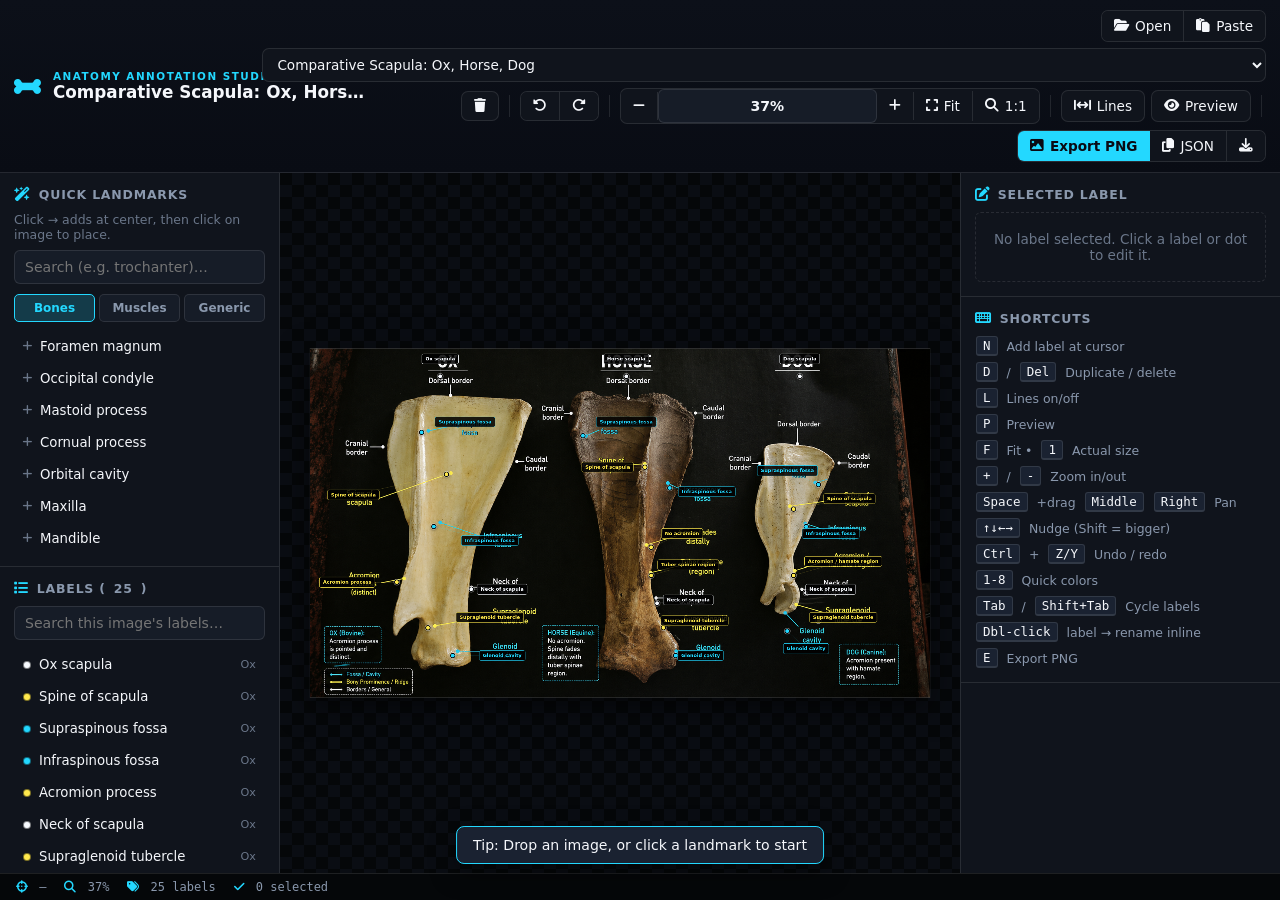
<file: annotation-editor.html>
<!DOCTYPE html>
<html lang="en">

<head>
  <meta charset="UTF-8">
  <meta name="viewport" content="width=device-width, initial-scale=1.0">
  <title>Anatomy Annotation Studio Pro</title>
  <link rel="stylesheet"
    href="https://cdnjs.cloudflare.com/ajax/libs/font-awesome/6.4.0/css/all.min.css">
  <link rel="stylesheet" href="annotation-editor.css">
</head>

<body>

  <!-- ============== TOP BAR ============== -->
  <header class="topbar">
    <div class="brand">
      <i class="fas fa-bone"></i>
      <div>
        <p class="eyebrow">ANATOMY ANNOTATION STUDIO</p>
        <h1 id="image-title">Untitled image</h1>
      </div>
    </div>

    <div class="topbar-actions">
      <!-- Image source -->
      <div class="btn-group" title="Image source">
        <input id="file-input" type="file" accept="image/*" hidden>
        <button class="tb-btn" onclick="document.getElementById('file-input').click()" title="Open / upload image (O)">
          <i class="fas fa-folder-open"></i> Open
        </button>
        <button class="tb-btn" id="paste-btn" title="Paste image from clipboard (Ctrl+V)">
          <i class="fas fa-paste"></i> Paste
        </button>
      </div>

      <!-- Image switcher -->
      <select class="tb-select" id="image-switcher" title="Switch between annotated images">
        <option value="">— No images yet —</option>
      </select>
      <button class="tb-btn danger-on-hover" id="delete-image-btn" title="Delete this image set">
        <i class="fas fa-trash"></i>
      </button>

      <span class="tb-divider"></span>

      <!-- History -->
      <div class="btn-group">
        <button class="tb-btn" id="undo-btn" title="Undo (Ctrl+Z)"><i class="fas fa-rotate-left"></i></button>
        <button class="tb-btn" id="redo-btn" title="Redo (Ctrl+Y)"><i class="fas fa-rotate-right"></i></button>
      </div>

      <span class="tb-divider"></span>

      <!-- Zoom -->
      <div class="btn-group zoom-group">
        <button class="tb-btn" id="zoom-out-btn" title="Zoom out (-)"><i class="fas fa-minus"></i></button>
        <input type="text" class="zoom-input" id="zoom-display" value="100%" title="Click to type exact zoom %" />
        <button class="tb-btn" id="zoom-in-btn" title="Zoom in (+)"><i class="fas fa-plus"></i></button>
        <button class="tb-btn" id="fit-btn" title="Fit to screen (F)"><i class="fas fa-expand"></i> Fit</button>
        <button class="tb-btn" id="actual-btn" title="100% (1)"><i class="fas fa-magnifying-glass"></i> 1:1</button>
      </div>

      <span class="tb-divider"></span>

      <!-- View -->
      <button class="tb-btn" id="lines-toggle" title="Toggle leader lines (L)">
        <i class="fas fa-arrows-left-right-to-line"></i> Lines
      </button>
      <button class="tb-btn" id="preview-toggle" title="Preview / clean view (P)">
        <i class="fas fa-eye"></i> Preview
      </button>

      <span class="tb-divider"></span>

      <!-- Export -->
      <div class="btn-group">
        <button class="tb-btn primary" id="export-png-btn" title="Export annotated image as PNG (E)">
          <i class="fas fa-image"></i> Export PNG
        </button>
        <button class="tb-btn" id="copy-json-btn" title="Copy JSON">
          <i class="fas fa-copy"></i> JSON
        </button>
        <button class="tb-btn" id="download-json-btn" title="Download JS data file">
          <i class="fas fa-download"></i>
        </button>
      </div>
    </div>
  </header>

  <!-- ============== MAIN LAYOUT ============== -->
  <main class="layout">

    <!-- LEFT: Quick landmark library -->
    <aside class="left-panel">
      <div class="panel-section">
        <h3><i class="fas fa-magic-wand-sparkles"></i> Quick Landmarks</h3>
        <p class="hint">Click → adds at center, then click on image to place.</p>
        <input type="search" class="search-box" id="landmark-search" placeholder="Search (e.g. trochanter)…">
        <div class="landmark-tabs">
          <button class="tab-btn active" data-tab="bones">Bones</button>
          <button class="tab-btn" data-tab="muscles">Muscles</button>
          <button class="tab-btn" data-tab="generic">Generic</button>
        </div>
        <div class="landmark-list" id="landmark-list"><!-- filled by JS --></div>
      </div>

      <div class="panel-section">
        <h3><i class="fas fa-list"></i> Labels (<span id="label-count">0</span>)</h3>
        <input type="search" class="search-box" id="label-search" placeholder="Search this image's labels…">
        <div class="label-list" id="label-list"></div>
      </div>
    </aside>

    <!-- CENTER: Stage -->
    <section class="stage-wrap" id="stage-wrap">
      <div class="empty-state" id="empty-state">
        <i class="fas fa-image"></i>
        <h2>No image yet</h2>
        <p>Click <b>Open</b> above, drag &amp; drop a file here, or paste with <kbd>Ctrl</kbd>+<kbd>V</kbd>.</p>
      </div>
      <div class="stage-pannable" id="stage-pannable">
        <div class="annotation-stage" id="annotation-stage" aria-label="Editable annotated image">
          <!-- image, svg leaders, dots, labels rendered here -->
        </div>
      </div>
    </section>

    <!-- RIGHT: Selected label inspector -->
    <aside class="right-panel">
      <div class="panel-section">
        <h3><i class="fas fa-pen-to-square"></i> Selected Label</h3>
        <div class="empty-hint" id="no-selection">No label selected. Click a label or dot to edit it.</div>
        <div class="inspector" id="inspector" hidden>

          <label class="field">
            <span>Text</span>
            <input id="i-text" type="text" placeholder="e.g. Greater Trochanter">
          </label>

          <label class="field">
            <span>Species / Group</span>
            <input id="i-species" type="text" placeholder="Ox, Horse…">
          </label>

          <label class="field">
            <span>Note (optional)</span>
            <textarea id="i-note" rows="3" placeholder="Anatomy note shown on hover…"></textarea>
          </label>

          <div class="color-row">
            <span class="color-row-label">Color</span>
            <div class="color-swatches" id="color-swatches"><!-- filled by JS --></div>
          </div>

          <!-- ===== NEW: Appearance Controls ===== -->
          <div class="appearance-section">
            <span class="section-label">Appearance</span>

            <div class="slider-row">
              <label for="i-font-size"><i class="fas fa-text-height"></i> Font Size</label>
              <input id="i-font-size" type="range" min="8" max="28" step="1" value="13">
              <span class="slider-value" id="font-size-val">13px</span>
            </div>

            <div class="slider-row">
              <label for="i-line-width"><i class="fas fa-grip-lines"></i> Line Width</label>
              <input id="i-line-width" type="range" min="0.5" max="5" step="0.25" value="1.5">
              <span class="slider-value" id="line-width-val">1.5</span>
            </div>

            <div class="slider-row">
              <label for="i-dot-size"><i class="fas fa-circle"></i> Dot Size</label>
              <input id="i-dot-size" type="range" min="6" max="28" step="1" value="14">
              <span class="slider-value" id="dot-size-val">14px</span>
            </div>
          </div>
          <!-- ===== END Appearance Controls ===== -->

          <div class="grid-fields">
            <label class="field"><span>Dot X</span><input id="i-tx" type="number" step="0.1" min="0" max="100"></label>
            <label class="field"><span>Dot Y</span><input id="i-ty" type="number" step="0.1" min="0" max="100"></label>
            <label class="field"><span>Label X</span><input id="i-lx" type="number" step="0.1" min="0" max="100"></label>
            <label class="field"><span>Label Y</span><input id="i-ly" type="number" step="0.1" min="0" max="100"></label>
            <label class="field"><span>Bend X</span><input id="i-cx" type="number" step="0.1" min="0" max="100"></label>
            <label class="field"><span>Bend Y</span><input id="i-cy" type="number" step="0.1" min="0" max="100"></label>
          </div>

          <div class="row-actions">
            <button class="tb-btn" id="auto-route-btn" title="Auto-position label on the empty side"><i class="fas fa-route"></i> Auto-route</button>
            <button class="tb-btn" id="duplicate-btn" title="Duplicate (Ctrl+D)"><i class="fas fa-clone"></i> Duplicate</button>
            <button class="tb-btn danger-on-hover" id="delete-btn" title="Delete (Del)"><i class="fas fa-trash"></i> Delete</button>
          </div>
        </div>
      </div>

      <div class="panel-section">
        <h3><i class="fas fa-keyboard"></i> Shortcuts</h3>
        <ul class="shortcuts-list">
          <li><kbd>N</kbd> Add label at cursor</li>
          <li><kbd>D</kbd> / <kbd>Del</kbd> Duplicate / delete</li>
          <li><kbd>L</kbd> Lines on/off</li>
          <li><kbd>P</kbd> Preview</li>
          <li><kbd>F</kbd> Fit • <kbd>1</kbd> Actual size</li>
          <li><kbd>+</kbd> / <kbd>-</kbd> Zoom in/out</li>
          <li><kbd>Space</kbd>+drag  <kbd>Middle</kbd>  <kbd>Right</kbd> Pan</li>
          <li><kbd>↑↓←→</kbd> Nudge (Shift = bigger)</li>
          <li><kbd>Ctrl</kbd>+<kbd>Z/Y</kbd> Undo / redo</li>
          <li><kbd>1-8</kbd> Quick colors</li>
          <li><kbd>Tab</kbd> / <kbd>Shift+Tab</kbd> Cycle labels</li>
          <li><kbd>Dbl-click</kbd> label → rename inline</li>
          <li><kbd>E</kbd> Export PNG</li>
        </ul>
      </div>
    </aside>
  </main>

  <!-- ============== STATUS BAR ============== -->
  <footer class="statusbar">
    <span id="status-coords"><i class="fas fa-crosshairs"></i> —</span>
    <span id="status-zoom"><i class="fas fa-magnifying-glass"></i> 100%</span>
    <span id="status-count"><i class="fas fa-tags"></i> 0 labels</span>
    <span id="status-selection"><i class="fas fa-check"></i> 0 selected</span>
    <span id="status-message" class="status-message"></span>
  </footer>

  <!-- Toast -->
  <div id="toast" class="toast" hidden></div>

  <script src="data-image-annotations.JS"></script>
  <script src="annotation-editor.js"></script>
</body>

</html>
</file>
<file: annotation-editor.css>
:root {
  --bg: #07090d;
  --panel: #10141c;
  --panel-2: #161c27;
  --panel-3: #1a2231;
  --border: rgba(255, 255, 255, 0.10);
  --border-strong: rgba(255, 255, 255, 0.22);
  --text: #f5f7fb;
  --muted: #8a98ad;
  --muted-2: #6a7689;
  --accent: #23d8ff;
  --accent-glow: rgba(35, 216, 255, 0.20);
  --gold: #ffd75f;
  --danger: #ff5d6c;

  /* label colors */
  --c-cyan:    #23d8ff;
  --c-yellow:  #ffe94d;
  --c-white:   #f8fbff;
  --c-green:   #4ade80;
  --c-pink:    #ff7eb6;
  --c-orange:  #ff9f43;
  --c-purple:  #b18cff;
  --c-red:     #ff5d6c;
}

* { box-sizing: border-box; }

html, body { height: 100%; }
body {
  margin: 0;
  background: var(--bg);
  color: var(--text);
  font-family: -apple-system, BlinkMacSystemFont, "Segoe UI", Roboto, system-ui, sans-serif;
  overflow: hidden;
  font-size: 14px;
  user-select: none;
  display: flex;
  flex-direction: column;
}

/* Allow text selection inside inputs */
input, textarea { user-select: text; }

button { font-family: inherit; }

kbd {
  display: inline-block;
  padding: 1px 6px;
  background: var(--panel-3);
  border: 1px solid var(--border);
  border-bottom-width: 2px;
  border-radius: 3px;
  font-family: ui-monospace, monospace;
  font-size: 0.78rem;
  color: var(--text);
  margin: 0 1px;
}

/* ============== TOP BAR ============== */
.topbar {
  display: flex;
  align-items: center;
  justify-content: space-between;
  gap: 14px;
  padding: 10px 14px;
  background: linear-gradient(180deg, #0c1019 0%, #090c14 100%);
  border-bottom: 1px solid var(--border);
  flex-shrink: 0;
}

.brand {
  display: flex;
  align-items: center;
  gap: 12px;
  min-width: 0;
}
.brand > i {
  font-size: 1.5rem;
  color: var(--accent);
}
.eyebrow {
  margin: 0;
  color: var(--accent);
  font-size: 0.65rem;
  letter-spacing: 1.5px;
  font-weight: 700;
}
h1 {
  margin: 0;
  font-size: 1.05rem;
  font-weight: 600;
  white-space: nowrap;
  overflow: hidden;
  text-overflow: ellipsis;
  max-width: 320px;
}

.topbar-actions {
  display: flex;
  align-items: center;
  gap: 6px;
  flex-wrap: wrap;
  justify-content: flex-end;
}

.btn-group {
  display: inline-flex;
  border: 1px solid var(--border);
  border-radius: 7px;
  overflow: hidden;
  background: var(--panel);
}
.btn-group .tb-btn { border-radius: 0; border: none; border-right: 1px solid var(--border); }
.btn-group .tb-btn:last-child { border-right: none; }

.tb-btn {
  background: var(--panel);
  color: var(--text);
  border: 1px solid var(--border);
  border-radius: 7px;
  padding: 7px 12px;
  font-size: 0.85rem;
  font-weight: 500;
  cursor: pointer;
  display: inline-flex;
  align-items: center;
  gap: 6px;
  transition: all 0.12s;
  white-space: nowrap;
}
.tb-btn:hover { background: var(--panel-2); border-color: var(--border-strong); }
.tb-btn.active { background: var(--accent-glow); color: var(--accent); border-color: var(--accent); }
.tb-btn.primary { background: var(--accent); color: #0a0a14; font-weight: 700; border-color: var(--accent); }
.tb-btn.primary:hover { background: #5be3ff; }
.tb-btn.danger-on-hover:hover { background: var(--danger); color: #fff; border-color: var(--danger); }

.tb-select {
  background: var(--panel);
  color: var(--text);
  border: 1px solid var(--border);
  border-radius: 7px;
  padding: 7px 10px;
  font-size: 0.85rem;
  cursor: pointer;
  min-width: 180px;
}

.tb-divider {
  width: 1px;
  height: 22px;
  background: var(--border);
  margin: 0 4px;
}

.zoom-group { align-items: center; }

/* Editable zoom input */
.zoom-input {
  width: 64px;
  padding: 4px 8px;
  font-family: ui-monospace, monospace;
  font-size: 0.85rem;
  font-weight: 600;
  color: var(--accent);
  background: transparent;
  border: 1px solid transparent;
  border-radius: 4px;
  text-align: center;
  cursor: pointer;
  user-select: none;
  transition: all 0.15s;
}
.zoom-input:hover {
  border-color: var(--border-strong);
  background: var(--panel-2);
}
.zoom-input:focus {
  user-select: text;
  border-color: var(--accent);
  background: var(--panel-2);
  outline: none;
  box-shadow: 0 0 0 2px var(--accent-glow);
  cursor: text;
}

/* ============== LAYOUT ============== */
.layout {
  display: grid;
  grid-template-columns: 280px 1fr 320px;
  flex: 1;
  min-height: 0;
  overflow: hidden;
}

.left-panel,
.right-panel {
  background: var(--panel);
  border-right: 1px solid var(--border);
  overflow-y: auto;
  display: flex;
  flex-direction: column;
}
.right-panel {
  border-right: none;
  border-left: 1px solid var(--border);
}

.panel-section {
  padding: 14px;
  border-bottom: 1px solid var(--border);
}
.panel-section h3 {
  font-size: 0.78rem;
  font-weight: 700;
  text-transform: uppercase;
  letter-spacing: 0.8px;
  color: var(--muted);
  margin: 0 0 10px;
  display: flex;
  align-items: center;
  gap: 8px;
}
.panel-section h3 i { color: var(--accent); font-size: 0.9rem; }
.hint {
  font-size: 0.78rem;
  color: var(--muted-2);
  margin: 0 0 8px;
}

/* ============== STAGE ============== */
.stage-wrap {
  position: relative;
  background: #050709;
  background-image:
    linear-gradient(45deg, #0a0d13 25%, transparent 25%),
    linear-gradient(-45deg, #0a0d13 25%, transparent 25%),
    linear-gradient(45deg, transparent 75%, #0a0d13 75%),
    linear-gradient(-45deg, transparent 75%, #0a0d13 75%);
  background-size: 24px 24px;
  background-position: 0 0, 0 12px, 12px -12px, -12px 0;
  overflow: hidden;
  cursor: default;
}
.stage-wrap.panning { cursor: grabbing; }
.stage-wrap.space-held { cursor: grab; }

.stage-pannable {
  position: absolute;
  top: 50%;
  left: 50%;
  transform-origin: 0 0;
  will-change: transform;
}

.annotation-stage {
  position: relative;
  background: #000;
  display: block;
  box-shadow: 0 0 0 1px var(--border-strong), 0 24px 80px rgba(0,0,0,0.6);
}

.annotation-stage img {
  display: block;
  width: 100%;
  height: 100%;
  user-select: none;
  -webkit-user-drag: none;
  pointer-events: none;
}

.leader-svg {
  position: absolute;
  inset: 0;
  width: 100%;
  height: 100%;
  pointer-events: none;
}

.ann-dot,
.ann-control,
.ann-label {
  position: absolute;
  transform: translate(-50%, -50%);
  touch-action: none;
}
.ann-dot, .ann-control, .ann-label { cursor: move; }

.ann-dot {
  width: 14px;
  height: 14px;
  border-radius: 50%;
  border: 2px solid #000;
  box-shadow: 0 0 0 2px rgba(255,255,255,0.4), 0 2px 6px rgba(0,0,0,0.6);
  z-index: 3;
  padding: 0;
  transition: width 0.15s, height 0.15s;
}
.ann-control {
  width: 12px;
  height: 12px;
  border-radius: 3px;
  border: 2px solid #000;
  box-shadow: 0 0 0 1.5px rgba(255,255,255,0.4);
  z-index: 3;
  padding: 0;
  opacity: 0;
  pointer-events: none;
  transition: opacity 0.15s;
}
.ann-control.visible {
  opacity: 0.65;
  pointer-events: auto;
}
.ann-control.visible:hover { opacity: 1; }

.ann-label {
  z-index: 4;
  max-width: 280px;
  padding: 5px 9px;
  border-radius: 5px;
  background: rgba(0, 0, 0, 0.85);
  border: 1.5px solid currentColor;
  font-size: 13px;
  line-height: 1.25;
  font-weight: 700;
  text-shadow: 0 1px 2px #000;
  white-space: nowrap;
  pointer-events: auto;
  transition: font-size 0.15s;
}

.ann-label.selected,
.ann-dot.selected,
.ann-control.selected {
  outline: 2px solid var(--gold);
  outline-offset: 3px;
  box-shadow: 0 0 0 2px rgba(255,215,95,0.4), 0 2px 8px rgba(255,215,95,0.4);
}

/* color classes for dots/labels */
.ann-cyan   { color: var(--c-cyan);   background-color: var(--c-cyan); }
.ann-yellow { color: var(--c-yellow); background-color: var(--c-yellow); }
.ann-white  { color: var(--c-white);  background-color: var(--c-white); }
.ann-green  { color: var(--c-green);  background-color: var(--c-green); }
.ann-pink   { color: var(--c-pink);   background-color: var(--c-pink); }
.ann-orange { color: var(--c-orange); background-color: var(--c-orange); }
.ann-purple { color: var(--c-purple); background-color: var(--c-purple); }
.ann-red    { color: var(--c-red);    background-color: var(--c-red); }

/* labels keep dark background */
.ann-label.ann-cyan,
.ann-label.ann-yellow,
.ann-label.ann-white,
.ann-label.ann-green,
.ann-label.ann-pink,
.ann-label.ann-orange,
.ann-label.ann-purple,
.ann-label.ann-red { background-color: rgba(0, 0, 0, 0.85); }

.line-hidden .leader-svg,
.line-hidden .ann-control { display: none; }

/* Preview mode hides all editing UI */
.preview-mode .ann-control { display: none; }
.preview-mode .ann-dot.selected,
.preview-mode .ann-label.selected,
.preview-mode .ann-control.selected { outline: none; box-shadow: 0 0 0 2px rgba(255,255,255,0.4); }

/* ============== EMPTY STATE ============== */
.empty-state {
  position: absolute;
  inset: 0;
  display: flex;
  flex-direction: column;
  align-items: center;
  justify-content: center;
  text-align: center;
  color: var(--muted);
  pointer-events: none;
  z-index: 10;
  background: rgba(7, 9, 13, 0.85);
}
.empty-state i { font-size: 4rem; opacity: 0.3; margin-bottom: 16px; }
.empty-state h2 { margin: 0 0 8px; font-weight: 600; }
.empty-state p { margin: 0; max-width: 360px; line-height: 1.5; }
.empty-state.hidden { display: none; }
.empty-state kbd { background: var(--panel-2); }

/* drag-over ring */
.stage-wrap.dragover::after {
  content: 'Drop image to load';
  position: absolute;
  inset: 12px;
  border: 3px dashed var(--accent);
  border-radius: 12px;
  display: flex;
  align-items: center;
  justify-content: center;
  background: rgba(35, 216, 255, 0.10);
  color: var(--accent);
  font-size: 1.5rem;
  font-weight: 700;
  pointer-events: none;
  z-index: 20;
}

/* ============== FORM FIELDS ============== */
.field {
  display: grid;
  gap: 5px;
  margin-bottom: 10px;
}
.field span {
  color: var(--muted);
  font-size: 0.72rem;
  font-weight: 600;
  text-transform: uppercase;
  letter-spacing: 0.5px;
}
input[type="text"],
input[type="number"],
input[type="search"],
select,
textarea {
  width: 100%;
  border: 1px solid var(--border);
  border-radius: 6px;
  background: var(--panel-2);
  color: var(--text);
  padding: 8px 10px;
  font-size: 0.88rem;
  font-family: inherit;
}
input:focus, textarea:focus, select:focus {
  outline: none;
  border-color: var(--accent);
  box-shadow: 0 0 0 2px var(--accent-glow);
}
textarea { resize: vertical; min-height: 60px; }

.search-box { margin-bottom: 10px; }

.grid-fields {
  display: grid;
  grid-template-columns: 1fr 1fr;
  gap: 8px;
  margin-bottom: 10px;
}

/* ============== APPEARANCE SLIDERS ============== */
.appearance-section {
  margin-bottom: 14px;
  padding: 10px 0;
  border-top: 1px solid var(--border);
  border-bottom: 1px solid var(--border);
}
.section-label {
  display: block;
  color: var(--muted);
  font-size: 0.72rem;
  font-weight: 600;
  text-transform: uppercase;
  letter-spacing: 0.5px;
  margin-bottom: 10px;
}
.slider-row {
  display: grid;
  grid-template-columns: 100px 1fr 40px;
  gap: 8px;
  align-items: center;
  margin-bottom: 8px;
}
.slider-row:last-child { margin-bottom: 0; }
.slider-row label {
  font-size: 0.75rem;
  color: var(--muted);
  font-weight: 500;
  display: flex;
  align-items: center;
  gap: 5px;
  white-space: nowrap;
}
.slider-row label i {
  font-size: 0.65rem;
  color: var(--accent);
  width: 12px;
  text-align: center;
}
.slider-value {
  font-size: 0.72rem;
  font-family: ui-monospace, monospace;
  color: var(--accent);
  font-weight: 600;
  text-align: right;
}

/* Custom range slider styling */
input[type="range"] {
  -webkit-appearance: none;
  appearance: none;
  width: 100%;
  height: 4px;
  background: var(--panel-3);
  border-radius: 2px;
  outline: none;
  border: none;
  padding: 0;
  cursor: pointer;
}
input[type="range"]::-webkit-slider-thumb {
  -webkit-appearance: none;
  appearance: none;
  width: 14px;
  height: 14px;
  border-radius: 50%;
  background: var(--accent);
  cursor: pointer;
  border: 2px solid var(--panel);
  box-shadow: 0 0 4px rgba(35, 216, 255, 0.4);
  transition: transform 0.12s, box-shadow 0.12s;
}
input[type="range"]::-webkit-slider-thumb:hover {
  transform: scale(1.2);
  box-shadow: 0 0 8px rgba(35, 216, 255, 0.6);
}
input[type="range"]::-moz-range-thumb {
  width: 14px;
  height: 14px;
  border-radius: 50%;
  background: var(--accent);
  cursor: pointer;
  border: 2px solid var(--panel);
  box-shadow: 0 0 4px rgba(35, 216, 255, 0.4);
}
input[type="range"]:focus {
  box-shadow: none;
}
input[type="range"]::-webkit-slider-runnable-track {
  height: 4px;
  border-radius: 2px;
}
input[type="range"]::-moz-range-track {
  height: 4px;
  background: var(--panel-3);
  border-radius: 2px;
  border: none;
}

/* ============== LANDMARK / LABEL LISTS ============== */
.landmark-tabs {
  display: grid;
  grid-template-columns: repeat(3, 1fr);
  gap: 4px;
  margin-bottom: 10px;
}
.tab-btn {
  background: var(--panel-2);
  border: 1px solid var(--border);
  color: var(--muted);
  padding: 6px 8px;
  font-size: 0.75rem;
  border-radius: 5px;
  cursor: pointer;
  font-weight: 600;
}
.tab-btn:hover { color: var(--text); }
.tab-btn.active {
  background: var(--accent-glow);
  border-color: var(--accent);
  color: var(--accent);
}

.landmark-list,
.label-list {
  display: flex;
  flex-direction: column;
  gap: 3px;
  max-height: 320px;
  overflow-y: auto;
}
.landmark-list { max-height: 220px; }

.landmark-item,
.label-item {
  display: flex;
  align-items: center;
  gap: 8px;
  padding: 6px 8px;
  border: 1px solid transparent;
  border-radius: 5px;
  cursor: pointer;
  font-size: 0.83rem;
  transition: background 0.12s;
}
.landmark-item:hover,
.label-item:hover {
  background: var(--panel-2);
  border-color: var(--border);
}
.label-item.selected {
  background: var(--accent-glow);
  border-color: var(--accent);
}
.label-color-chip {
  width: 8px;
  height: 8px;
  border-radius: 50%;
  flex-shrink: 0;
  border: 1px solid rgba(0,0,0,0.5);
}
.label-item-text {
  flex: 1;
  overflow: hidden;
  text-overflow: ellipsis;
  white-space: nowrap;
}
.label-item-species {
  font-size: 0.7rem;
  color: var(--muted-2);
}

/* ============== INSPECTOR ============== */
.empty-hint {
  color: var(--muted-2);
  font-size: 0.85rem;
  text-align: center;
  padding: 18px 12px;
  border: 1px dashed var(--border);
  border-radius: 6px;
}

.color-row {
  margin-bottom: 12px;
}
.color-row-label {
  display: block;
  color: var(--muted);
  font-size: 0.72rem;
  font-weight: 600;
  text-transform: uppercase;
  letter-spacing: 0.5px;
  margin-bottom: 6px;
}
.color-swatches {
  display: grid;
  grid-template-columns: repeat(8, 1fr);
  gap: 4px;
}
.swatch {
  aspect-ratio: 1;
  border-radius: 4px;
  border: 2px solid transparent;
  cursor: pointer;
  position: relative;
  transition: transform 0.1s;
}
.swatch:hover { transform: scale(1.15); }
.swatch.active {
  border-color: var(--gold);
  box-shadow: 0 0 0 1px rgba(0,0,0,0.6) inset;
}
.swatch.s-cyan   { background: var(--c-cyan); }
.swatch.s-yellow { background: var(--c-yellow); }
.swatch.s-white  { background: var(--c-white); }
.swatch.s-green  { background: var(--c-green); }
.swatch.s-pink   { background: var(--c-pink); }
.swatch.s-orange { background: var(--c-orange); }
.swatch.s-purple { background: var(--c-purple); }
.swatch.s-red    { background: var(--c-red); }

.row-actions {
  display: grid;
  grid-template-columns: repeat(3, 1fr);
  gap: 6px;
  margin-top: 10px;
}
.row-actions .tb-btn {
  justify-content: center;
  font-size: 0.78rem;
  padding: 7px 8px;
}

/* ============== SHORTCUTS LIST ============== */
.shortcuts-list {
  list-style: none;
  padding: 0;
  margin: 0;
  display: flex;
  flex-direction: column;
  gap: 6px;
}
.shortcuts-list li {
  font-size: 0.78rem;
  color: var(--muted);
  display: flex;
  gap: 8px;
  align-items: center;
}

/* ============== STATUS BAR ============== */
.statusbar {
  display: flex;
  align-items: center;
  gap: 18px;
  padding: 6px 16px;
  background: #050709;
  border-top: 1px solid var(--border);
  font-family: ui-monospace, monospace;
  font-size: 0.75rem;
  color: var(--muted);
  flex-shrink: 0;
}
.statusbar i { margin-right: 4px; color: var(--accent); }
.status-message {
  margin-left: auto;
  color: var(--gold);
  font-style: italic;
}

/* ============== TOAST ============== */
.toast {
  position: fixed;
  bottom: 36px;
  left: 50%;
  transform: translateX(-50%) translateY(20px);
  background: var(--panel-3);
  color: var(--text);
  border: 1px solid var(--accent);
  padding: 10px 16px;
  border-radius: 8px;
  font-size: 0.88rem;
  z-index: 100;
  opacity: 0;
  transition: all 0.25s;
  box-shadow: 0 8px 24px rgba(0,0,0,0.5);
}
.toast.show {
  opacity: 1;
  transform: translateX(-50%) translateY(0);
}

/* ============== INLINE RENAME INPUT ============== */
.ann-label-rename {
  position: absolute;
  z-index: 10;
  transform: translate(-50%, -50%);
  background: rgba(0, 0, 0, 0.95);
  border: 2px solid var(--accent);
  border-radius: 5px;
  color: var(--text);
  font-size: 13px;
  font-weight: 700;
  padding: 5px 9px;
  outline: none;
  min-width: 80px;
  max-width: 300px;
  box-shadow: 0 0 0 3px var(--accent-glow), 0 4px 16px rgba(0,0,0,0.6);
  font-family: inherit;
}

/* ============== SCROLLBARS ============== */
::-webkit-scrollbar { width: 8px; height: 8px; }
::-webkit-scrollbar-track { background: transparent; }
::-webkit-scrollbar-thumb { background: var(--panel-3); border-radius: 4px; }
::-webkit-scrollbar-thumb:hover { background: var(--border-strong); }

/* ============== RESPONSIVE ============== */
@media (max-width: 1100px) {
  .layout { grid-template-columns: 240px 1fr 280px; }
  h1 { max-width: 200px; }
}
@media (max-width: 900px) {
  .layout { grid-template-columns: 1fr; grid-template-rows: auto 1fr auto; }
  .left-panel, .right-panel { max-height: 200px; border-right: none; border-bottom: 1px solid var(--border); }
  .right-panel { border-left: none; }
  .topbar-actions { gap: 4px; }
}
</file>
